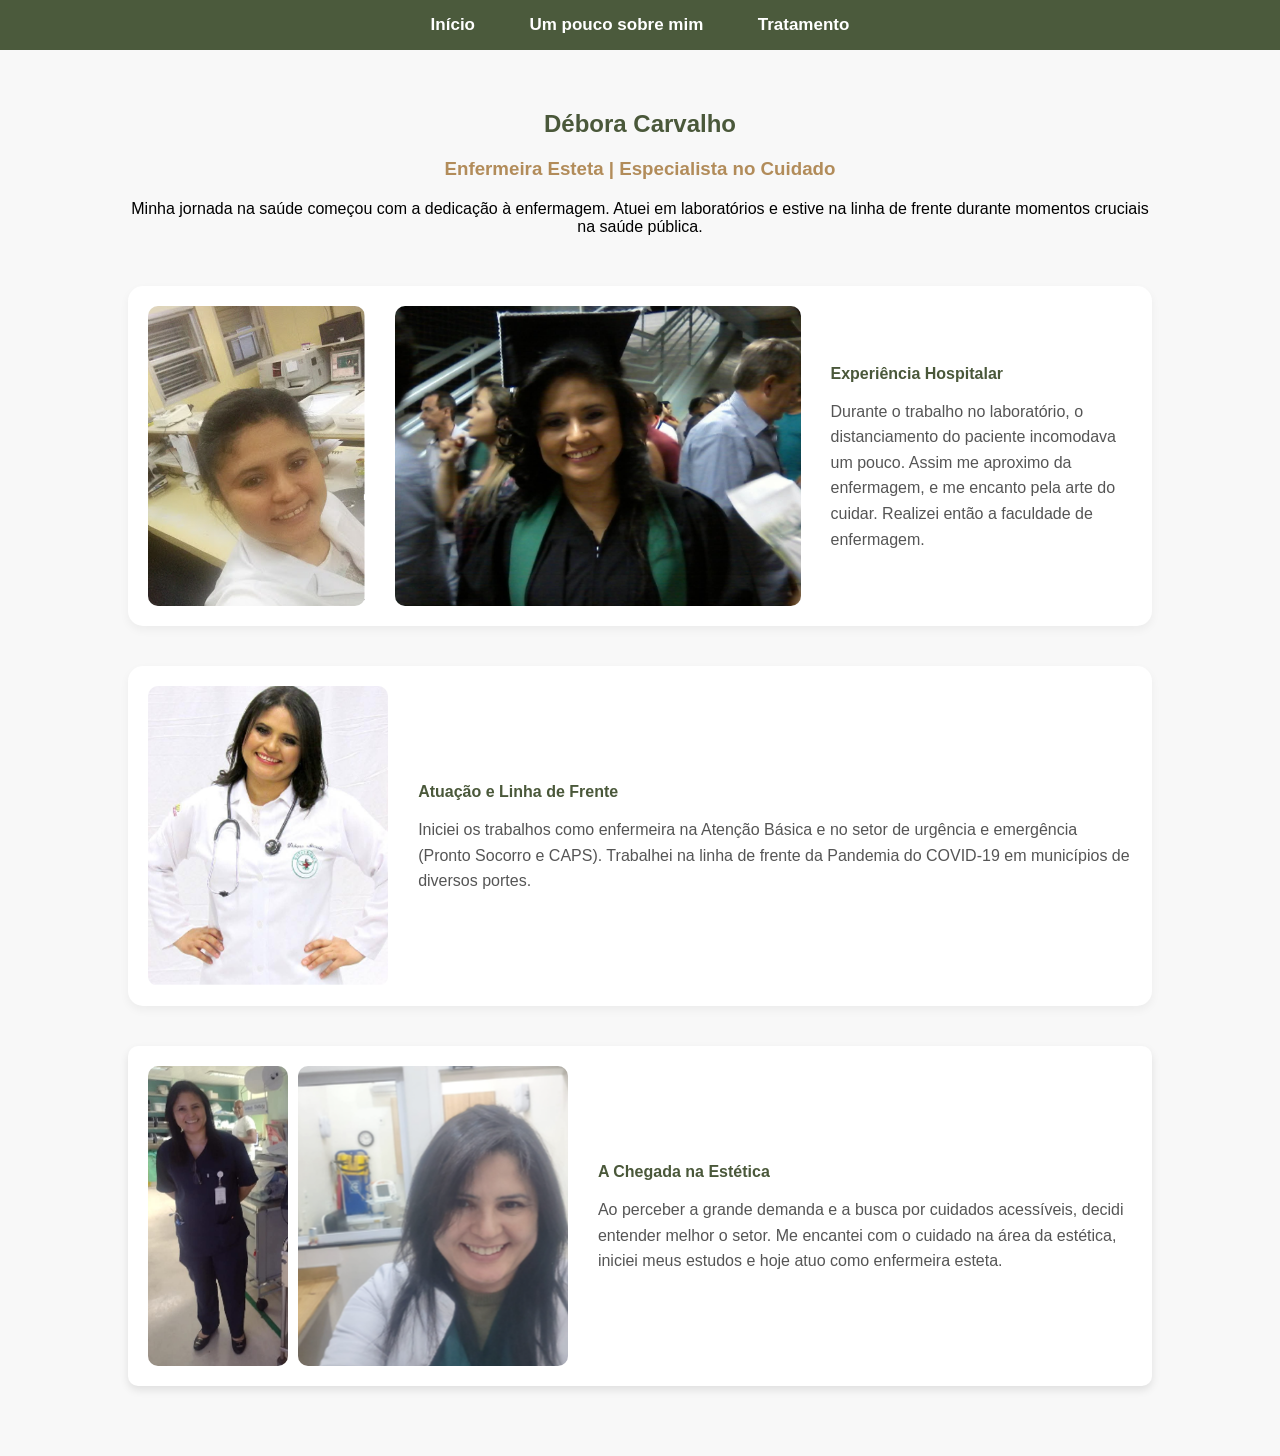
<file: um pouco sobre mim.html>
<!DOCTYPE html>
<html lang="pt-br">
<head>
    <meta charset="UTF-8">
    <title>Sobre - Dra. Débora Carvalho</title>
    <link rel="stylesheet" href="style.css">
</head>
<body>
    <nav id="menu-principal">
        <a href="index.html">Início</a>
        <a href="um pouco sobre mim.html">Um pouco sobre mim</a> 
        <a href="Tratamento.html">Tratamento</a>
    </nav>

    <main class="sobre-container">
        <section class="bio-texto">
            <h1>Débora Carvalho</h1>
            <h3>Enfermeira Esteta | Especialista no Cuidado</h3>
            <p>
                Minha jornada na saúde começou com a dedicação à enfermagem. Atuei em laboratórios e estive na linha de frente durante momentos cruciais na saúde pública.
            </p>
        </section>

        <section class="galeria-trajetoria">
            <div class="foto-card">
                <img src="debora 1.0.png" alt="Trajetória Hospitalar">
                <img src="debora formada.png"alt= "formada">
                <div class="card-texto">
                    <h4>Experiência Hospitalar</h4>
                    <p>Durante o trabalho no laboratório, o distanciamento do paciente incomodava um pouco. Assim me aproximo da enfermagem, e me encanto pela arte do cuidar. Realizei então a faculdade de enfermagem.</p>
                </div>
            </div>

            <div class="foto-card">
                <img src="debora enfermeira .png" alt="Trabalho na enfermagem">
                <div class="card-texto">
                    <h4>Atuação e Linha de Frente</h4>
                    <p>Iniciei os trabalhos como enfermeira na Atenção Básica e no setor de urgência e emergência (Pronto Socorro e CAPS). Trabalhei na linha de frente da Pandemia do COVID-19 em municípios de diversos portes.</p>
                </div>
            </div>

           <div class="bio-bloco">
    <div class="foto-container">
        <img src="debora 2.0.png" alt="experiencia" class="bio-foto">
        <img src="debora 2.1.png" alt="experiencia" class="bio-foto">
        </div>

    <div class="texto-container">
        <h4>A Chegada na Estética</h4>
        <p>Ao perceber a grande demanda e a busca por cuidados acessíveis, decidi entender melhor o setor. Me encantei com o cuidado na área da estética, iniciei meus estudos e hoje atuo como enfermeira esteta.</p>
    </div>
</div>
            </div>
        </section>
    </main>
</body>
</html>
</file>
<file: style.css>
/*
   Arquivo: style.css
   Cores exatas da sua logo (aproximadas):
   Dourado/Mostarda: #B28C5A
   Verde/Oliva: #4A583A
*/

/* Reset básico para melhor visualização */
body {
    margin: 0;
    font-family: Arial, sans-serif;
    background-color: #f8f8f8;
}

/* 1. Container Principal e Centralização */
.cabecalho {
    text-align: center; /* Centraliza todo o conteúdo dentro do header */
    padding: 30px 0; 
}

.logo {
    text-decoration: none; /* Remove o sublinhado do link */
    display: block;
}

/* 2. Estilização da Imagem da Logo (DC) */
.logo__imagem {
    max-width: 200px; 
    height: auto;
    margin-bottom: 10px; 
}

/* 3. Estilização do Nome Principal */
.logo__nome {
    font-family: Arial, sans-serif; 
    font-size: 18px;
    letter-spacing: 2px;
    color: #333; /* Cor escura para o "DRA." */
    margin: 0;
    line-height: 1.2;
}

.logo__nome--destaque {
    /* DÉBORA CARVALHO em Verde/Oliva */
    color: #4b5a3c;
    font-weight: bold; 
}

/* 4. Estilização do Subtítulo */
.logo__subtitulo {
    font-family: Georgia, serif; 
    font-size: 15px;
    letter-spacing: 4px; 
    color: #333;
    margin: 5px 0 15px 0;
}

/* 5. Estilização do Slogan */
.logo__slogan {
    font-family: 'Times New Roman', serif; 
    font-size: 16px;
    /* Slogan em Dourado/Mostarda */
    color: #B28C5A; 
    line-height: 1.4;
    max-width: 350px; 
    margin: 0 auto; 
    padding: 0 10px;

}
/* --- ESTILOS DO MENU --- */
#menu-principal {
    background-color: #4b5a3c; /* O verde oliva da sua logo */
    padding: 15px 0;
    text-align: center;
    position: static; 
}

#menu-principal a {
    color: white;
    text-decoration: none;
    margin: 0 25px;
    font-size: 17px;
    font-weight: bold;
    transition: color 0.3s;
}

#menu-principal a:hover {
    color: #B28C5A; /* Dourado da logo ao passar o mouse */
}

/* --- CLASSE ATIVADA PELO JAVASCRIPT (para o efeito "grudar") --- */
.sticky {
    position: fixed !important; 
    top: 0;
    width: 100%;
    z-index: 1000; 
    box-shadow: 0 2px 5px rgba(0,0,0,0.2);
}

/* --- ESTILOS DO MENU --- */
#menu-principal {
    background-color: #4b5a3c; /* O verde oliva da sua logo */
    padding: 15px 0;
    text-align: center;
    position: static; 
}

#menu-principal a {
    color: white;
    text-decoration: none;
    margin: 0 25px;
    font-size: 17px;
    font-weight: bold;
    transition: color 0.3s;
}

#menu-principal a:hover {
    color: #B28C5A; /* Dourado da logo ao passar o mouse */
}

/* --- CLASSE ATIVADA PELO JAVASCRIPT (para o efeito "grudar") --- */
.sticky {
    position: fixed !important; 
    top: 0;
    width: 100%;
    z-index: 1000; 
    box-shadow: 0 2px 5px rgba(0,0,0,0.2);
}
.pagina-tratamentos {
    padding: 40px 5%;
    max-width: 1200px;
    margin: 0 auto;
    text-align: center;
}

.pagina-tratamentos h1 {
    color: #4A583A; /* Verde Oliva da logo */
    margin-bottom: 50px;
}

.categoria h2 {
    background-color: #B28C5A; /* Dourado da logo */
    color: white;
    padding: 10px;
    border-radius: 5px;
    display: inline-block;
    margin-bottom: 30px;
}

.cards-container {
    display: flex;
    flex-wrap: wrap;
    justify-content: center;
    gap: 20px;
    margin-bottom: 50px;
}

.card {
    background: #fff;
    border: 1px solid #ddd;
    border-radius: 10px;
    width: 300px;
    padding: 20px;
    text-align: left;
    box-shadow: 0 4px 8px rgba(0,0,0,0.1);
}

.card h3 {
    color: #4A583A;
    border-bottom: 1px solid #B28C5A;
    padding-bottom: 15px;
    margin-bottom: 15px;
}

.card ul {
    list-style:none;
    padding: 0;
}

.card li {
    margin-bottom: 10px;
    font-size: 0.95em;
    color: #444;
}

.card li::before {
    content: "✔ ";
    color: #B28C5A;
}
/* Container que segura os três itens */
.container-missao {
    display: flex;          /* Faz os itens ficarem lado a lado */
    flex-wrap: wrap;        /* Se a tela for pequena (celular), eles pulam linha */
    justify-content: center; /* Centraliza os itens horizontalmente */
    gap: 30px;              /* Espaço entre as colunas */
    padding: 50px 5%;
    background-color: #ffffff; /* Fundo branco para destacar do resto do site */
}

/* Cada card individual (Missão, Visão ou Valor) */
.item-institucional {
    flex: 1;                /* Faz todos terem a mesma largura */
    min-width: 250px;       /* Não deixa ficar muito apertado no celular */
    max-width: 350px;
    text-align: center;
    padding: 25px;
    border-radius: 10px;
    border: 1px solid #ddd;
    transition: transform 0.3s ease; /* Efeito suave ao passar o mouse */
}

.item-institucional:hover {
    transform: translateY(-5px); /* Sobe um pouquinho quando passa o mouse */
    box-shadow: 0 10px 20px rgba(0,0,0,0.1);
}

/* Estilo do Título (Missão, Visão...) */
.item-institucional h3 {
    color: #4A583A;         /* Verde Oliva da logo */
    font-size: 22px;
    margin-bottom: 15px;
    position: relative;
    padding-bottom: 10px;
}

/* Linha dourada embaixo do título */
.item-institucional h3::after {
    content: "";
    position: absolute;
    bottom: 0;
    left: 50%;
    transform: translateX(-50%);
    width: 50px;
    height: 2px;
    background-color: #B28C5A; /* Dourado da logo */
}

/* Estilo do texto descritivo */
.item-institucional p {
    color: #555;
    font-size: 16px;
    line-height: 1.6;
}
/* Container que segura os cards */
.cards-container {
    display: flex;
    flex-wrap: wrap;       /* Faz pular linha se não couber */
    justify-content: center;
    gap: 20px;
    align-items: stretch;  /* IMPORTANTE: Faz todos os cards da mesma linha terem a mesma altura */
}

/* O Card Individual */
.card {
    background: white;
    border: 1px solid #ddd;
    border-radius: 12px;
    width: 300px;
    display: flex;
    flex-direction: column; /* Organiza: Imagem em cima, Texto no meio, Lista embaixo */
    overflow: hidden;       /* Garante que a imagem não saia das bordas arredondadas */
    box-shadow: 0 4px 8px rgba(0,0,0,0.1);
}

/* Consertar as Imagens para não "atrapalharem" o layout */
.card__img {
    width: 60%;
    height: 200px;      /* Define uma altura padrão para todas as fotos */
    object-fit: cover;  /* Isso corta a imagem para preencher o espaço sem ficar esticada ou achatada */
    display: block;
}
.card {
    background: white;
    border: 1px solid #ddd;
    border-radius: 12px;
    width: 300px;
    padding: 20px;
    
    /* ISSO AQUI FAZ TUDO FICAR UM EMBAIXO DO OUTRO */
    display: flex;
    flex-direction: column; 
    
    box-shadow: 0 4px 8px rgba(0,0,0,0.1);
}

.card__img {
    width: 100%;
    height: auto;       /* Deixa a imagem respirar */
    max-height: 250px;
    object-fit: contain;
    margin-top: 15px;    /* Dá um espaço entre o texto e a imagem */
    border-radius: 5px;
}
.card-facial-destaque {
    display: flex;
    flex-direction: row; /* Força o lado a lado */
    align-items: center;
    width: 500px; /* Um pouco mais largo para caber a foto bem */
    gap: 20px;
}

.card__img {
    max-width: 200px; /* Ajuste o tamanho da foto conforme seu gosto */
    border-radius: 8px;
    box-shadow: 2px 2px 10px rgba(0,0,0,0.1);
}

/* Espaçamento do conteúdo interno */
.card h3, .card ul {
    padding: 0 20px;
}

.card h3 {
    color: #4A583A;
    margin-top: 15px;
}

.card ul {
    margin-bottom: 20px;
    flex-grow: 1; /* Faz a lista ocupar o espaço restante, empurrando o conteúdo se necessário */
}
.sobre-container {
    padding: 40px 10%;
    max-width: 1200px;
    margin: 0 auto;
}

.bio-texto {
    text-align: center;
    margin-bottom: 50px;
}

.bio-texto h1 { color: #4A583A; }
.bio-texto h3 { color: #B28C5A; margin-bottom: 20px; }

.foto-card {
    display: flex;
    align-items: center;
    gap: 30px;
    margin-bottom: 40px;
    background: #fff;
    padding: 20px;
    border-radius: 15px;
    box-shadow: 0 4px 10px rgba(0,0,0,0.05);
}

.foto-card img {
    width: 300px;
    border-radius: 10px;
    object-fit: cover;
}
/* Container principal para centralizar tudo na página */
.secao-mesoterapia {
    display: flex;
    flex-direction: column; /* Coloca um embaixo do outro */
    align-items: center;    /* Centraliza horizontalmente */
    text-align: center;     /* Centraliza o texto */
    padding: 40px 20px;
    width: 100%;
}

/* Ajuste da Imagem para ficar visível e nítida */
.img-mesoterapia {
    width: 100%;
    max-width: 500px;       /* Define um tamanho bom para leitura no PC */
    height: auto;
    object-fit: contain;    /* Garante que nada da imagem seja cortado */
    border-radius: 15px;    /* Bordas arredondadas para ficar elegante */
    box-shadow: 0 4px 15px rgba(0,0,0,0.1); /* Sombra leve para destacar */
    margin-bottom: 20px;
}

/* Ajuste do Texto abaixo da imagem */
.titulo-mesoterapia {
    color: #4A583A;
    font-size: 1.8rem;
    margin-bottom: 10px;
}

.texto-mesoterapia {
    max-width: 600px;       /* Não deixa o texto espalhar demais na tela */
    line-height: 1.6;
    color: #555;
    font-size: 1.1rem;
}

/* Seletor para as fotos da trajetória */
.foto-card img, .fotos-duplas img {
    width: auto;           /* Permite que a largura se ajuste à foto */
    max-width: 100%;       /* Garante que não ultrapasse o limite do card */
    height: 300px;         /* Defina uma altura que mostre bem o rosto e o corpo */
    object-fit: contain;   /* MOSTRA A FOTO INTEIRA sem cortar as bordas */
    border-radius: 10px;
    background-color: transparent; /* Evita fundos estranhos */
}

/* Se quiser que elas fiquem com a mesma altura mas sem cortar */
.fotos-duplas {
    display: flex;
    gap: 15px;
    align-items: flex-start; /* Alinha as fotos pelo topo */
}
.card-texto h4 {
    color: #4A583A;
    margin-bottom: 10px;
}

.card-texto p {
    line-height: 1.6;
    color: #555;
}

/* Responsividade para Celular */
@media (max-width: 768px) {
    .foto-card {
        flex-direction: column;
        text-align: center;
    }
    .foto-card img, .fotos-duplas {
        width: 100%;
    }
}
.secao-final-autoridade {
    background-color: #f4f4f4; /* Um fundo cinza bem clarinho para separar das seções brancas */
    padding: 60px 10%;
    border-top: 2px solid #B28C5A; /* Linha dourada sutil no topo */
}

.container-final {
    display: flex;
    align-items: center;
    justify-content: center;
    gap: 50px;
    max-width: 1100px;
    margin: 0 auto;
}

.img-autoridade {
    width: 100%;
    max-width: 450px;
    border-radius: 20px;
    box-shadow: 0 10px 30px rgba(0,0,0,0.15);
}

.texto-final {
    flex: 1;
}

.texto-final h2 {
    color: #4A583A;
    font-size: 2rem;
    margin-bottom: 20px;
}

.btn-whatsapp-final {
    display: inline-block;
    background-color: #25d366; /* Verde do WhatsApp */
    color: white;
    padding: 15px 30px;
    text-decoration: none;
    border-radius: 50px;
    font-weight: bold;
    margin-top: 20px;
    transition: 0.3s;
}

.btn-whatsapp-final:hover {
    background-color: #128c7e;
    transform: scale(1.05);
}

/* Ajuste para Celular */
@media (max-width: 768px) {
    .container-final {
        flex-direction: column;
        text-align: center;
    }
    .img-autoridade {
        max-width: 100%;
    }
}
/* Container que envolve a foto e o texto */
.bio-bloco {
    display: flex;          /* Faz com que os itens fiquem lado a lado */
    align-items: center;    /* Centraliza verticalmente */
    gap: 30px;              /* Dá um espaço entre a foto e o texto */
    padding: 20px;
    background-color: white; /* Ou outra cor de fundo */
    border-radius: 10px;
    box-shadow: 0 4px 8px rgba(0,0,0,0.1);
    margin-bottom: 30px;
}

/* Ajuste das fotos */
.foto-container {
    display: flex;          /* Se tiver mais de uma foto, elas ficam lado a lado */
    gap: 10px;
    flex-shrink: 0;         /* Impede que as fotos encolham demais */
}

.bio-foto {
    width: auto;
    height: 300px;         /* Defina uma altura para a foto */
    object-fit: cover;      /* Mantém a proporção e preenche a altura */
    border-radius: 10px;
}

/* Ajuste do texto */
.texto-container {
    flex: 1;                /* Faz com que o texto ocupe o espaço restante */
}

.texto-container h4 {
    color: #4A583A;
    margin-bottom: 10px;
}

.texto-container p {
    line-height: 1.6;
    color: #555;
}

/* Responsividade para Celular */
@media (max-width: 768px) {
    .bio-bloco {
        flex-direction: column; /* No celular, o texto vai para baixo da foto */
        text-align: center;
    }
    .bio-foto {
        width: 100%;        /* A foto ocupa a largura total */
        height: auto;
    }
}
.secao-precos {
    padding: 50px 5%;
    background-color: #f9f9f9;
    text-align: center;
}

.tabela-container {
    overflow-x: auto; /* Garante que a tabela não quebre no celular */
    margin-top: 30px;
}

.tabela-investimento {
    width: 100%;
    max-width: 900px;
    margin: 0 auto;
    border-collapse: collapse;
    background-color: white;
    box-shadow: 0 5px 15px rgba(0,0,0,0.05);
}

.tabela-investimento th {
    background-color: #4A583A; /* Verde escuro da logo */
    color: white;
    padding: 15px;
    text-transform: uppercase;
    font-size: 0.9rem;
}

.tabela-investimento td {
    padding: 15px;
    border-bottom: 1px solid #eee;
    color: #444;
}

.tabela-investimento tr:hover {
    background-color: #f1f4ef; /* Efeito visual ao passar o mouse */
}

.destaque-tabela {
    background-color: #fffdf9;
    font-weight: bold;
}

.tabela-investimento td:last-child {
    color: #B28C5A; /* Destaque dourado para as parcelas */
    font-weight: bold;
}

/* Responsividade para telas pequenas */
@media (max-width: 600px) {
    .tabela-investimento th, .tabela-investimento td {
        padding: 10px 5px;
        font-size: 0.8rem;
    }
}
/* No seu style.css, adicione esse detalhe */
.item-premium {
    background-color: #fcfaf7; /* Um tom de palha bem suave */
    border-left: 4px solid #B28C5A; /* Destaque lateral em dourado */
}

.item-premium td:first-child {
    font-weight: bold;
    color: #4A583A; /* Verde da logo */
}
.nossa-estrutura {
    padding: 60px 5%;
    background-color: #fff;
    text-align: center;
}

.galeria-clinica {
    display: flex;
    justify-content: center;
    gap: 15px;
    margin: 30px 0;
    flex-wrap: wrap; /* Para funcionar bem no celular */
}

.foto-clinica {
    width: 300px;
    height: 200px;
    object-fit: cover; /* Faz as fotos ficarem do mesmo tamanho sem distorcer */
    border-radius: 10px;
    box-shadow: 0 4px 10px rgba(0,0,0,0.1);
    transition: 0.3s;
}

.foto-clinica:hover {
    transform: scale(1.05); /* Efeito de zoom ao passar o mouse */
}

.endereco-texto {
    margin-top: 20px;
    color: #4A583A;
    font-size: 1.1rem;
}
</file>
